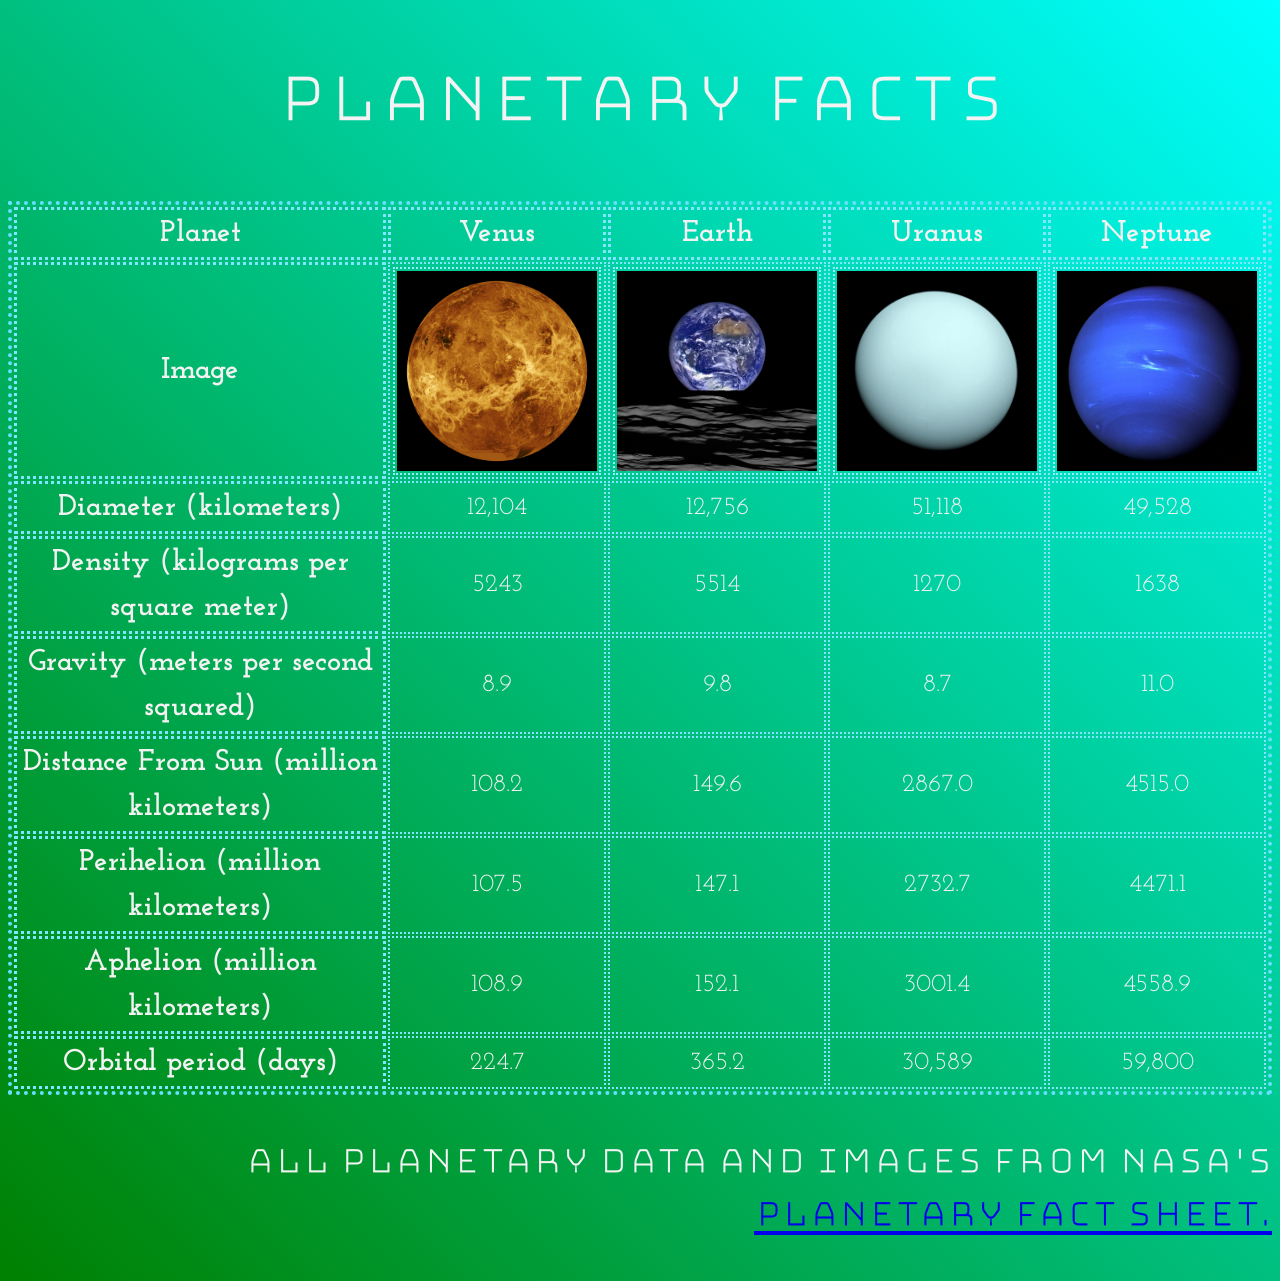
<file: index.html>
<!DOCTYPE html>
<html lang="en">
  <head>
    <meta charset="UTF-8">
    <title>Lab 5 - Planetary Facts</title>
    <link rel="stylesheet" href="css/style.css">
    <link rel="preconnect" href="https://fonts.googleapis.com">
    <link rel="preconnect" href="https://fonts.gstatic.com" crossorigin>
    <link href="https://fonts.googleapis.com/css2?family=Bungee+Hairline&family=Josefin+Slab:wght@300&display=swap" rel="stylesheet">
  </head>
  <body>
    <h1>Planetary Facts</h1>
    <table>
      <tr>
        <th>Planet</th>
        <th>Venus</th>
        <th>Earth</th>
        <th>Uranus</th>
        <th>Neptune</th>
      </tr>
      <tr>
        <th>Image</th>
        <td><img src="images/venus.jpeg" alt="The planet Venus"></td>
        <td><img src="images/earth.jpeg" alt="The planet Earth"></td>
        <td><img src="images/uranus.jpeg" alt="The planet Uranus"></td>
        <td><img src="images/neptune.jpeg" alt="The planet Neptune"></td>
      </tr>
      <tr>
        <th>Diameter (kilometers)</th>
        <td>12,104</td>
        <td>12,756</td>
        <td>51,118</td>
        <td>49,528</td>
      </tr>
      <tr>
        <th>Density (kilograms per square meter)</th>
        <td>5243</td>
        <td>5514</td>
        <td>1270</td>
        <td>1638</td>
      </tr>
      <tr>
        <th>Gravity (meters per second squared)</th>
        <td>8.9</td>
        <td>9.8</td>
        <td>8.7</td>
        <td>11.0</td>
      </tr>
      <tr>
        <th>Distance From Sun (million kilometers)</th>
        <td>108.2</td>
        <td>149.6</td>
        <td>2867.0</td>
        <td>4515.0</td>
      </tr>
      <tr>
        <th>Perihelion (million kilometers)</th>
        <td>107.5</td>
        <td>147.1</td>
        <td>2732.7</td>
        <td>4471.1</td>
      </tr>
      <tr>
        <th>Aphelion (million kilometers)</th>
        <td>108.9</td>
        <td>152.1</td>
        <td>3001.4</td>
        <td>4558.9</td>
      </tr>
      <tr>
        <th>Orbital period (days)</th>
        <td>224.7</td>
        <td>365.2</td>
        <td>30,589</td>
        <td>59,800</td>
      </tr>
    </table>
    <h3>All planetary data and images from NASA's <a href="https://nssdc.gsfc.nasa.gov/planetary/factsheet/">Planetary Fact Sheet.</a></h3>
  </body>
</html>
</file>
<file: css/style.css>
body{
  background-image: linear-gradient(to bottom left, cyan, green);
}

h1{
  color: #f3f3f3;
  font-size: 75px;
  font-family: 'Bungee Hairline', cursive;
  font-weight: bold;
  text-align: center;
}

h3{
  color: #f3f3f3;
  font-size: 40px;
  font-family: 'Bungee Hairline', cursive;
  font-weight: bold;
  text-align: right;
}

th{
  color: #f2f2f2;
  font-family: 'Josefin Slab', serif;
  font-size: 30px;
  border: 3px dotted;
  border-color: #80e5ff;
  text-align: center;
  line-height: 1.5;
}

td{
  color: #f1f1f1;
  font-family: 'Josefin Slab', serif;
  font-size: 25px;
  border: 2.5px dotted;
  border-color: #80e5ff;
  text-align: center;
  line-height: 1.5;
}

img{
  width: 200px;
  height: 200px;
  border: 2px dotted;
  border-color: #99ebff;
  padding: 2px;
  margin-top: 2px;
  margin-bottom: -11px;
  margin-right: 2px;
  margin-left: 2px;
}

table{
  border: 4px dotted;
  border-color: #66e0ff;
  align: center;
}

#wrapper{
  width: 960px;
  position: absolute;
  margin-left: auto;
  margin-right: auto;
}
</file>
